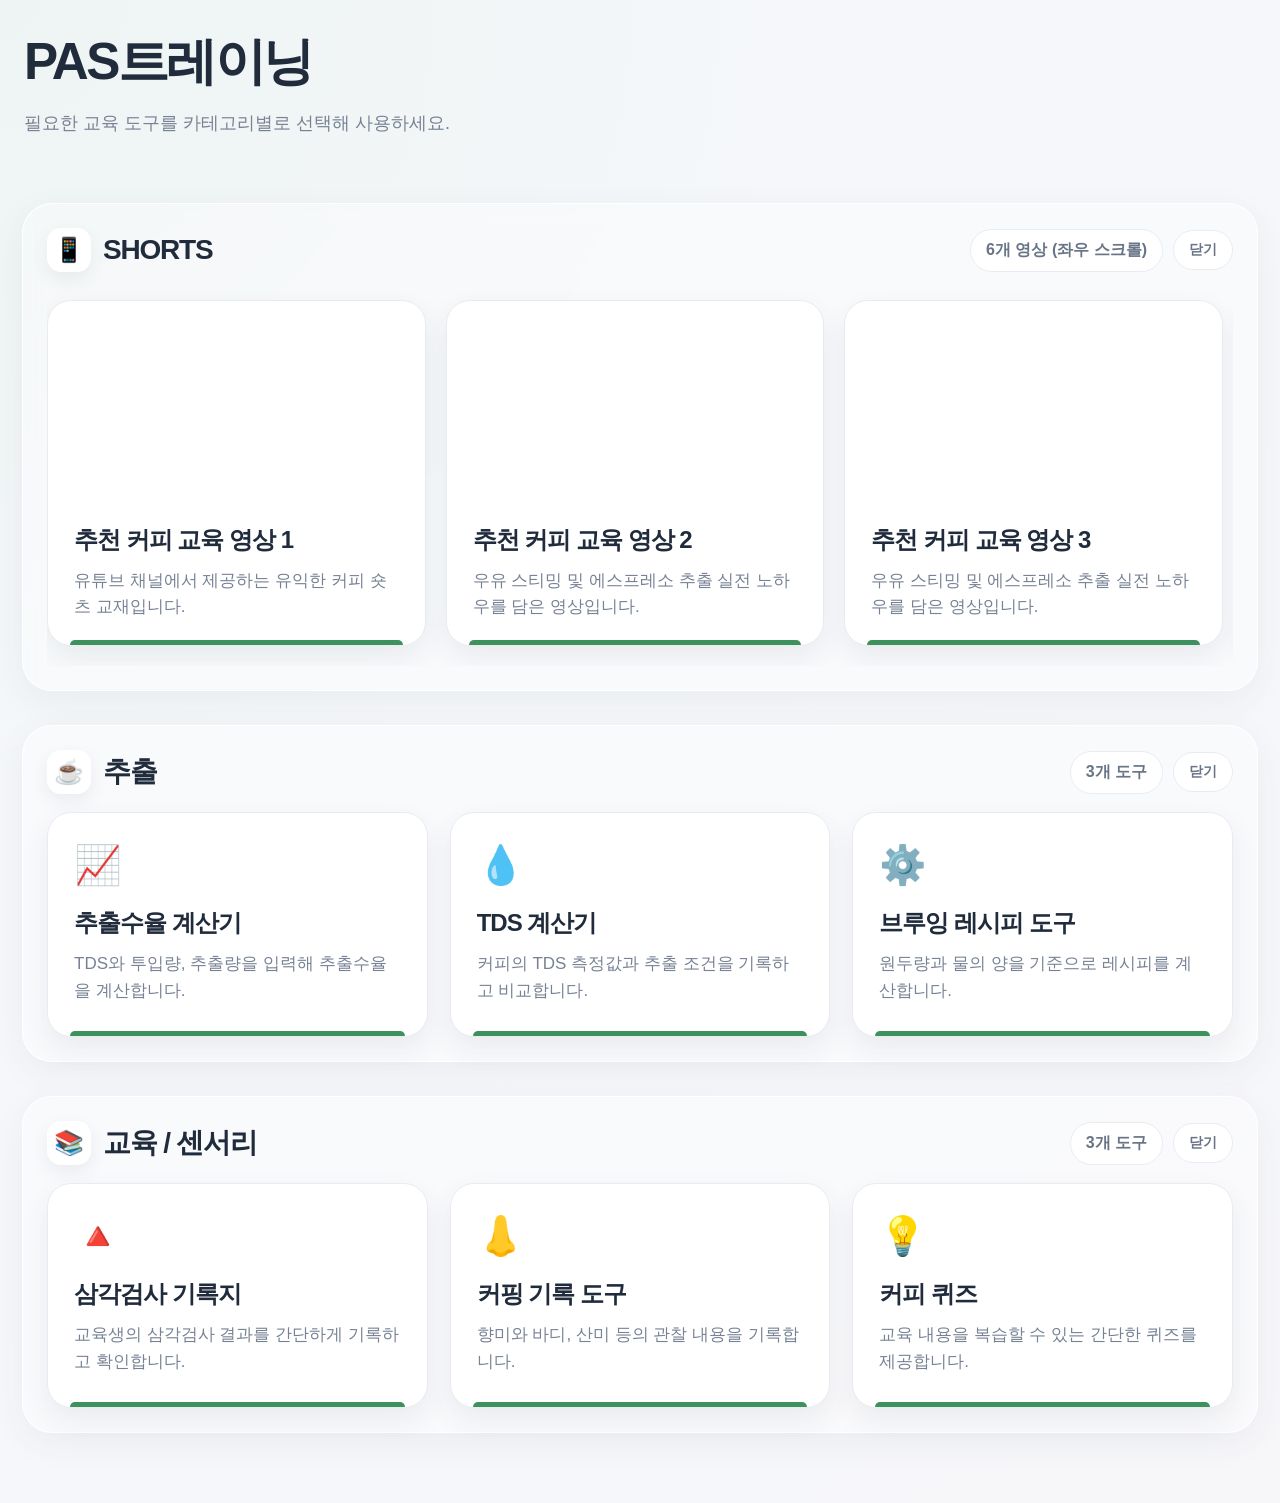
<file: index.html>
<!doctype html>
<html lang="ko">
<head>
<meta charset="UTF-8">
<meta name="viewport" content="width=device-width,initial-scale=1.0">
<title>PAS트레이닝</title>
<link rel="stylesheet" href="style.css">
<style>
  /* 유튜브 영상 16:9 반응형 비율 유지 */
  .video-container {
    position: relative;
    width: 100%;
    padding-bottom: 56.25%;
    height: 0;
    overflow: hidden;
    border-radius: 8px;
    margin-bottom: 10px;
  }
  .video-container iframe {
    position: absolute;
    top: 0;
    left: 0;
    width: 100%;
    height: 100%;
    border: 0;
  }

  /* 🎠 자바스크립트 없이 100% 안전한 가로 슬라이드 스크롤 */
  .shorts-slider {
    display: flex !important;
    flex-wrap: nowrap !important;
    gap: 20px !important;
    overflow-x: auto !important;
    overflow-y: hidden !important;
    scroll-snap-type: x mandatory;
    -webkit-overflow-scrolling: touch;
    padding: 10px 5px 20px 5px !important;
  }

  /* PC 화면: 한 번에 정확히 3개씩 배치 */
  .shorts-slider .tool-card {
    flex: 0 0 calc((100% - 40px) / 3) !important;
    min-width: calc((100% - 40px) / 3) !important;
    scroll-snap-align: start;
    box-sizing: border-box;
  }

  /* 태블릿 및 모바일 화면: 카드 크기 자동 최적화 */
  @media (max-width: 900px) {
    .shorts-slider .tool-card {
      flex: 0 0 calc((100% - 20px) / 2) !important;
      min-width: calc((100% - 20px) / 2) !important;
    }
  }
  @media (max-width: 600px) {
    .shorts-slider .tool-card {
      flex: 0 0 88% !important;
      min-width: 88% !important;
    }
  }

  /* 부드럽고 깔끔한 스크롤바 디자인 */
  .shorts-slider::-webkit-scrollbar {
    height: 8px;
  }
  .shorts-slider::-webkit-scrollbar-track {
    background: #f1f1f1;
    border-radius: 4px;
  }
  .shorts-slider::-webkit-scrollbar-thumb {
    background: #8B4513;
    border-radius: 4px;
  }
  .shorts-slider::-webkit-scrollbar-thumb:hover {
    background: #a0522d;
  }
</style>
</head>
<body>

<main class="container">

<header class="hero">
  <h1>PAS트레이닝</h1>
  <p>필요한 교육 도구를 카테고리별로 선택해 사용하세요.</p>
</header>

<!-- =========================
     SHORTS (가로 슬라이드 적용)
========================= -->
<section class="category">
<div class="category-head">
<div class="category-title">
<span class="category-icon">📱</span>
<h2>SHORTS</h2>
</div>
<div class="category-actions">
<span class="count">6개 영상 (좌우 스크롤)</span>
<button class="close-btn" onclick="toggleCategory(this)">닫기</button>
</div>
</div>

<!-- 가로로 부드럽게 넘겨볼 수 있는 카드 컨테이너 -->
<div class="tools shorts-slider">

  <!-- 1번째 영상 카드 (oj6sQfxRRwQ) -->
  <div class="tool-card" style="cursor: default;">
    <div class="video-container">
      <iframe src="https://www.youtube.com/embed/oj6sQfxRRwQ?si=awBY1ZezNllVvea3" title="YouTube video player" frameborder="0" allow="accelerometer; autoplay; clipboard-write; encrypted-media; gyroscope; picture-in-picture; web-share" referrerpolicy="strict-origin-when-cross-origin" allowfullscreen></iframe>
    </div>
    <h3>추천 커피 교육 영상 1</h3>
    <p>유튜브 채널에서 제공하는 유익한 커피 숏츠 교재입니다.</p>
    <div class="card-line"></div>
  </div>

  <!-- 2번째 영상 카드 (Qijhmagd7Z0) -->
  <div class="tool-card" style="cursor: default;">
    <div class="video-container">
      <iframe src="https://www.youtube.com/embed/Qijhmagd7Z0?si=C_FHwp88yAkYLBVj" title="YouTube video player" frameborder="0" allow="accelerometer; autoplay; clipboard-write; encrypted-media; gyroscope; picture-in-picture; web-share" referrerpolicy="strict-origin-when-cross-origin" allowfullscreen></iframe>
    </div>
    <h3>추천 커피 교육 영상 2</h3>
    <p>우유 스티밍 및 에스프레소 추출 실전 노하우를 담은 영상입니다.</p>
    <div class="card-line"></div>
  </div>

  <!-- 3번째 영상 카드 (WwzHD2MYFjk) -->
  <div class="tool-card" style="cursor: default;">
    <div class="video-container">
      <iframe src="https://www.youtube.com/embed/WwzHD2MYFjk?si=fSxR8O_Knk_3GJxy" title="YouTube video player" frameborder="0" allow="accelerometer; autoplay; clipboard-write; encrypted-media; gyroscope; picture-in-picture; web-share" referrerpolicy="strict-origin-when-cross-origin" allowfullscreen></iframe>
    </div>
    <h3>추천 커피 교육 영상 3</h3>
    <p>우유 스티밍 및 에스프레소 추출 실전 노하우를 담은 영상입니다.</p>
    <div class="card-line"></div>
  </div>

  <!-- 4번째 영상 카드 (gLyMb4WVycU) -->
  <div class="tool-card" style="cursor: default;">
    <div class="video-container">
      <iframe src="https://www.youtube.com/embed/gLyMb4WVycU?si=knmBniDLHPlMInEM" title="YouTube video player" frameborder="0" allow="accelerometer; autoplay; clipboard-write; encrypted-media; gyroscope; picture-in-picture; web-share" referrerpolicy="strict-origin-when-cross-origin" allowfullscreen></iframe>
    </div>
    <h3>추천 커피 교육 영상 4</h3>
    <p>우유 스티밍 및 에스프레소 추출 실전 노하우를 담은 영상입니다.</p>
    <div class="card-line"></div>
  </div>

  <!-- 5번째 영상 카드 (SMTLkEGAGNA) -->
  <div class="tool-card" style="cursor: default;">
    <div class="video-container">
      <iframe src="https://www.youtube.com/embed/SMTLkEGAGNA?si=XwTwZC96nY7fdlbx" title="YouTube video player" frameborder="0" allow="accelerometer; autoplay; clipboard-write; encrypted-media; gyroscope; picture-in-picture; web-share" referrerpolicy="strict-origin-when-cross-origin" allowfullscreen></iframe>
    </div>
    <h3>추천 커피 교육 영상 5</h3>
    <p>우유 스티밍 및 에스프레소 추출 실전 노하우를 담은 영상입니다.</p>
    <div class="card-line"></div>
  </div>

  <!-- 6번째 영상 카드 (bslWP-Iy6zo) -->
  <div class="tool-card" style="cursor: default;">
    <div class="video-container">
      <iframe src="https://www.youtube.com/embed/bslWP-Iy6zo?si=o0xWZ_dwdhE72K6S" title="YouTube video player" frameborder="0" allow="accelerometer; autoplay; clipboard-write; encrypted-media; gyroscope; picture-in-picture; web-share" referrerpolicy="strict-origin-when-cross-origin" allowfullscreen></iframe>
    </div>
    <h3>추천 커피 교육 영상 6</h3>
    <p>우유 스티밍 및 에스프레소 추출 실전 노하우를 담은 영상입니다.</p>
    <div class="card-line"></div>
  </div>

</div>
</section>

<!-- =========================
     추출
========================= -->
<section class="category">
<div class="category-head">
<div class="category-title">
<span class="category-icon">☕</span>
<h2>추출</h2>
</div>
<div class="category-actions">
<span class="count">3개 도구</span>
<button class="close-btn" onclick="toggleCategory(this)">닫기</button>
</div>
</div>
<div class="tools">
<a class="tool-card" href="extraction-yield.html">
<div class="tool-icon">📈</div>
<h3>추출수율 계산기</h3>
<p>TDS와 투입량, 추출량을 입력해 추출수율을 계산합니다.</p>
<div class="card-line"></div>
</a>
<a class="tool-card" href="#"
onclick="alert('TDS 계산기는 다음 단계에서 만들어볼 수 있어요.');return false;">
<div class="tool-icon">💧</div>
<h3>TDS 계산기</h3>
<p>커피의 TDS 측정값과 추출 조건을 기록하고 비교합니다.</p>
<div class="card-line"></div>
</a>
<a class="tool-card" href="#"
onclick="alert('브루잉 레시피 도구는 다음 단계에서 만들어볼 수 있어요.');return false;">
<div class="tool-icon">⚙️</div>
<h3>브루잉 레시피 도구</h3>
<p>원두량과 물의 양을 기준으로 레시피를 계산합니다.</p>
<div class="card-line"></div>
</a>
</div>
</section>
    
<!-- =========================
     교육 / 센서리
========================= -->
<section class="category">
<div class="category-head">
<div class="category-title">
<span class="category-icon">📚</span>
<h2>교육 / 센서리</h2>
</div>
<div class="category-actions">
<span class="count">3개 도구</span>
<button class="close-btn" onclick="toggleCategory(this)">닫기</button>
</div>
</div>
<div class="tools">
<a class="tool-card" href="#">
<div class="tool-icon">🔺</div>
<h3>삼각검사 기록지</h3>
<p>교육생의 삼각검사 결과를 간단하게 기록하고 확인합니다.</p>
<div class="card-line"></div>
</a>
<a class="tool-card" href="#">
<div class="tool-icon">👃</div>
<h3>커핑 기록 도구</h3>
<p>향미와 바디, 산미 등의 관찰 내용을 기록합니다.</p>
<div class="card-line"></div>
</a>
<a class="tool-card" href="#">
<div class="tool-icon">💡</div>
<h3>커피 퀴즈</h3>
<p>교육 내용을 복습할 수 있는 간단한 퀴즈를 제공합니다.</p>
<div class="card-line"></div>
</a>
</div>
</section>

</main>

<script src="script.js"></script>
</body>
</html>
</file>
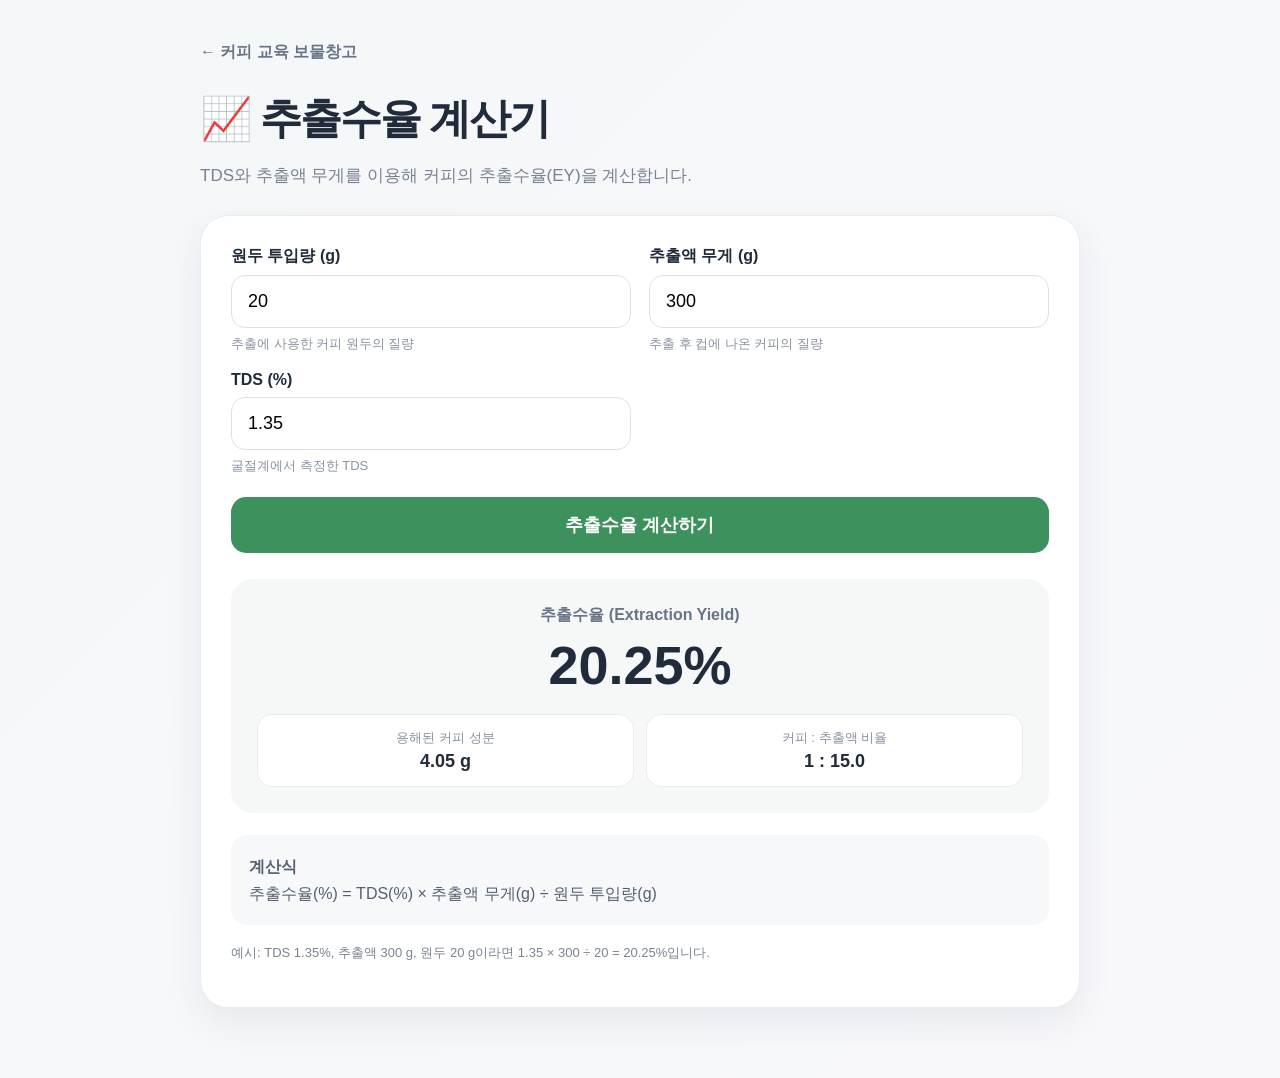
<file: extraction-yield.html>
<!doctype html>
<html lang="ko">
<head>
<meta charset="UTF-8">
<meta name="viewport" content="width=device-width, initial-scale=1.0">
<title>추출수율 계산기 | 커피 교육 보물창고</title>
<style>
*{box-sizing:border-box}body{margin:0;min-height:100vh;background:linear-gradient(135deg,#f4f7f8,#f8f8fb);color:#202b3b;font-family:Arial,"Noto Sans KR",sans-serif}
.wrap{max-width:920px;margin:0 auto;padding:42px 20px 70px}.back{color:#687587;text-decoration:none;font-weight:700}
h1{font-size:42px;margin:28px 0 10px;letter-spacing:-2px}.subtitle{color:#778294;font-size:17px;margin-bottom:28px}
.card{background:#fff;border:1px solid #e8ebef;border-radius:28px;padding:30px;box-shadow:0 15px 35px rgba(50,65,85,.08)}
.grid{display:grid;grid-template-columns:1fr 1fr;gap:18px}label{display:block;font-weight:800;margin-bottom:8px}
input{width:100%;padding:15px 16px;border:1px solid #dce1e7;border-radius:14px;font-size:18px;outline:none}
input:focus{border-color:#3d915c;box-shadow:0 0 0 3px rgba(61,145,92,.12)}.hint{color:#8993a1;font-size:13px;margin-top:7px}
button{width:100%;margin-top:22px;padding:16px;border:0;border-radius:15px;background:#3d915c;color:#fff;font-size:18px;font-weight:800;cursor:pointer}
.result{margin-top:26px;padding:26px;border-radius:22px;background:#f5f8f6;text-align:center}.result .label{color:#687587;font-weight:700}
.ey{font-size:54px;font-weight:900;margin:8px 0}.formula{margin-top:22px;padding:18px;background:#f7f8fa;border-radius:16px;color:#536072;line-height:1.7}
.details{display:grid;grid-template-columns:1fr 1fr;gap:12px;margin-top:18px}.detail{background:#fff;border:1px solid #e8ebef;border-radius:15px;padding:14px}
.detail small{display:block;color:#8993a1;margin-bottom:4px}.detail strong{font-size:18px}.note{margin-top:18px;color:#7a8492;font-size:13px;line-height:1.6}
@media(max-width:650px){h1{font-size:34px}.grid,.details{grid-template-columns:1fr}.card{padding:20px}}
</style>
</head>
<body>
<main class="wrap">
<a class="back" href="index.html">← 커피 교육 보물창고</a>
<h1>📈 추출수율 계산기</h1>
<p class="subtitle">TDS와 추출액 무게를 이용해 커피의 추출수율(EY)을 계산합니다.</p>
<section class="card">
<div class="grid">
<div><label for="dose">원두 투입량 (g)</label><input id="dose" type="number" min="0" step="0.1" value="20"><div class="hint">추출에 사용한 커피 원두의 질량</div></div>
<div><label for="beverage">추출액 무게 (g)</label><input id="beverage" type="number" min="0" step="0.1" value="300"><div class="hint">추출 후 컵에 나온 커피의 질량</div></div>
<div><label for="tds">TDS (%)</label><input id="tds" type="number" min="0" step="0.01" value="1.35"><div class="hint">굴절계에서 측정한 TDS</div></div>
</div>
<button onclick="calculate()">추출수율 계산하기</button>
<div class="result">
<div class="label">추출수율 (Extraction Yield)</div>
<div class="ey" id="ey">20.25%</div>
<div class="details">
<div class="detail"><small>용해된 커피 성분</small><strong id="dissolved">4.05 g</strong></div>
<div class="detail"><small>커피 : 추출액 비율</small><strong id="ratio">1 : 15.0</strong></div>
</div>
</div>
<div class="formula"><strong>계산식</strong><br>추출수율(%) = TDS(%) × 추출액 무게(g) ÷ 원두 투입량(g)</div>
<p class="note">예시: TDS 1.35%, 추출액 300 g, 원두 20 g이라면 1.35 × 300 ÷ 20 = 20.25%입니다.</p>
</section>
</main>
<script>
function calculate(){
const dose=Number(document.getElementById('dose').value);
const beverage=Number(document.getElementById('beverage').value);
const tds=Number(document.getElementById('tds').value);
if(!dose||dose<=0||!beverage||beverage<=0||!tds||tds<=0){alert('세 값을 모두 0보다 큰 값으로 입력해주세요.');return;}
const ey=(tds*beverage)/dose;
const dissolved=(tds/100)*beverage;
const ratio=beverage/dose;
document.getElementById('ey').textContent=ey.toFixed(2)+'%';
document.getElementById('dissolved').textContent=dissolved.toFixed(2)+' g';
document.getElementById('ratio').textContent='1 : '+ratio.toFixed(1);
}
document.querySelectorAll('input').forEach(i=>i.addEventListener('keydown',e=>{if(e.key==='Enter')calculate();}));
</script>
</body>
</html>
</file>
<file: style.css>
* { box-sizing: border-box; }

:root {
  --bg: #f5f7fa;
  --text: #202b3b;
  --muted: #778294;
  --line: #e8ebef;
  --green: #3d915c;
  --white: #ffffff;
}

body {
  margin: 0;
  background: radial-gradient(circle at top left, #eef4f3 0, var(--bg) 42%, #f7f7fa 100%);
  color: var(--text);
  font-family: Arial, "Noto Sans KR", sans-serif;
}

.container {
  max-width: 1450px;
  margin: 0 auto;
  padding: 28px 22px 70px;
}

.hero {
  padding: 0 2px 34px;
}

.hero h1 {
  margin: 0 0 14px;
  font-size: clamp(38px, 4vw, 56px);
  letter-spacing: -2.5px;
  font-weight: 800;
}

.hero p {
  margin: 0;
  font-size: 18px;
  color: var(--muted);
}

.category {
  margin-top: 34px;
  padding: 24px;
  border: 1px solid rgba(255,255,255,.95);
  border-radius: 30px;
  background: rgba(255,255,255,.36);
  box-shadow: 0 10px 35px rgba(50,65,85,.06);
  backdrop-filter: blur(8px);
}

.category-head {
  display: flex;
  justify-content: space-between;
  align-items: center;
  gap: 16px;
  margin-bottom: 18px;
}

.category-title {
  display: flex;
  align-items: center;
  gap: 12px;
}

.category-title h2 {
  margin: 0;
  font-size: 28px;
  letter-spacing: -1.2px;
}

.category-icon {
  width: 44px;
  height: 44px;
  display: grid;
  place-items: center;
  background: white;
  border-radius: 14px;
  box-shadow: 0 7px 18px rgba(50,65,85,.08);
  font-size: 24px;
}

.category-actions {
  display: flex;
  align-items: center;
  gap: 10px;
}

.count, .close-btn {
  border: 1px solid var(--line);
  background: rgba(255,255,255,.9);
  border-radius: 999px;
  padding: 10px 15px;
  color: #697586;
  font-weight: 700;
}

.close-btn {
  cursor: pointer;
  font-size: 14px;
}

.tools {
  display: grid;
  grid-template-columns: repeat(3, minmax(0, 1fr));
  gap: 22px;
}

.tool-card {
  position: relative;
  min-height: 225px;
  padding: 30px 26px 25px;
  border-radius: 24px;
  background: var(--white);
  border: 1px solid #e8ebef;
  box-shadow: 0 12px 28px rgba(50,65,85,.08);
  text-decoration: none;
  color: inherit;
  transition: transform .18s ease, box-shadow .18s ease;
  overflow: hidden;
}

.tool-card:hover {
  transform: translateY(-4px);
  box-shadow: 0 17px 34px rgba(50,65,85,.13);
}

.tool-icon {
  font-size: 38px;
  margin-bottom: 20px;
}

.tool-card h3 {
  margin: 0 0 12px;
  font-size: 24px;
  letter-spacing: -1px;
}

.tool-card p {
  margin: 0;
  color: var(--muted);
  font-size: 17px;
  line-height: 1.55;
}

.card-line {
  position: absolute;
  left: 22px;
  right: 22px;
  bottom: 0;
  height: 5px;
  border-radius: 5px 5px 0 0;
  background: var(--green);
}

@media (max-width: 900px) {
  .tools { grid-template-columns: 1fr 1fr; }
}

@media (max-width: 620px) {
  .container { padding: 20px 14px 50px; }
  .category { padding: 17px; border-radius: 22px; }
  .category-head { align-items: flex-start; }
  .tools { grid-template-columns: 1fr; }
  .hero h1 { font-size: 38px; }
  .category-title h2 { font-size: 23px; }
}
</file>
